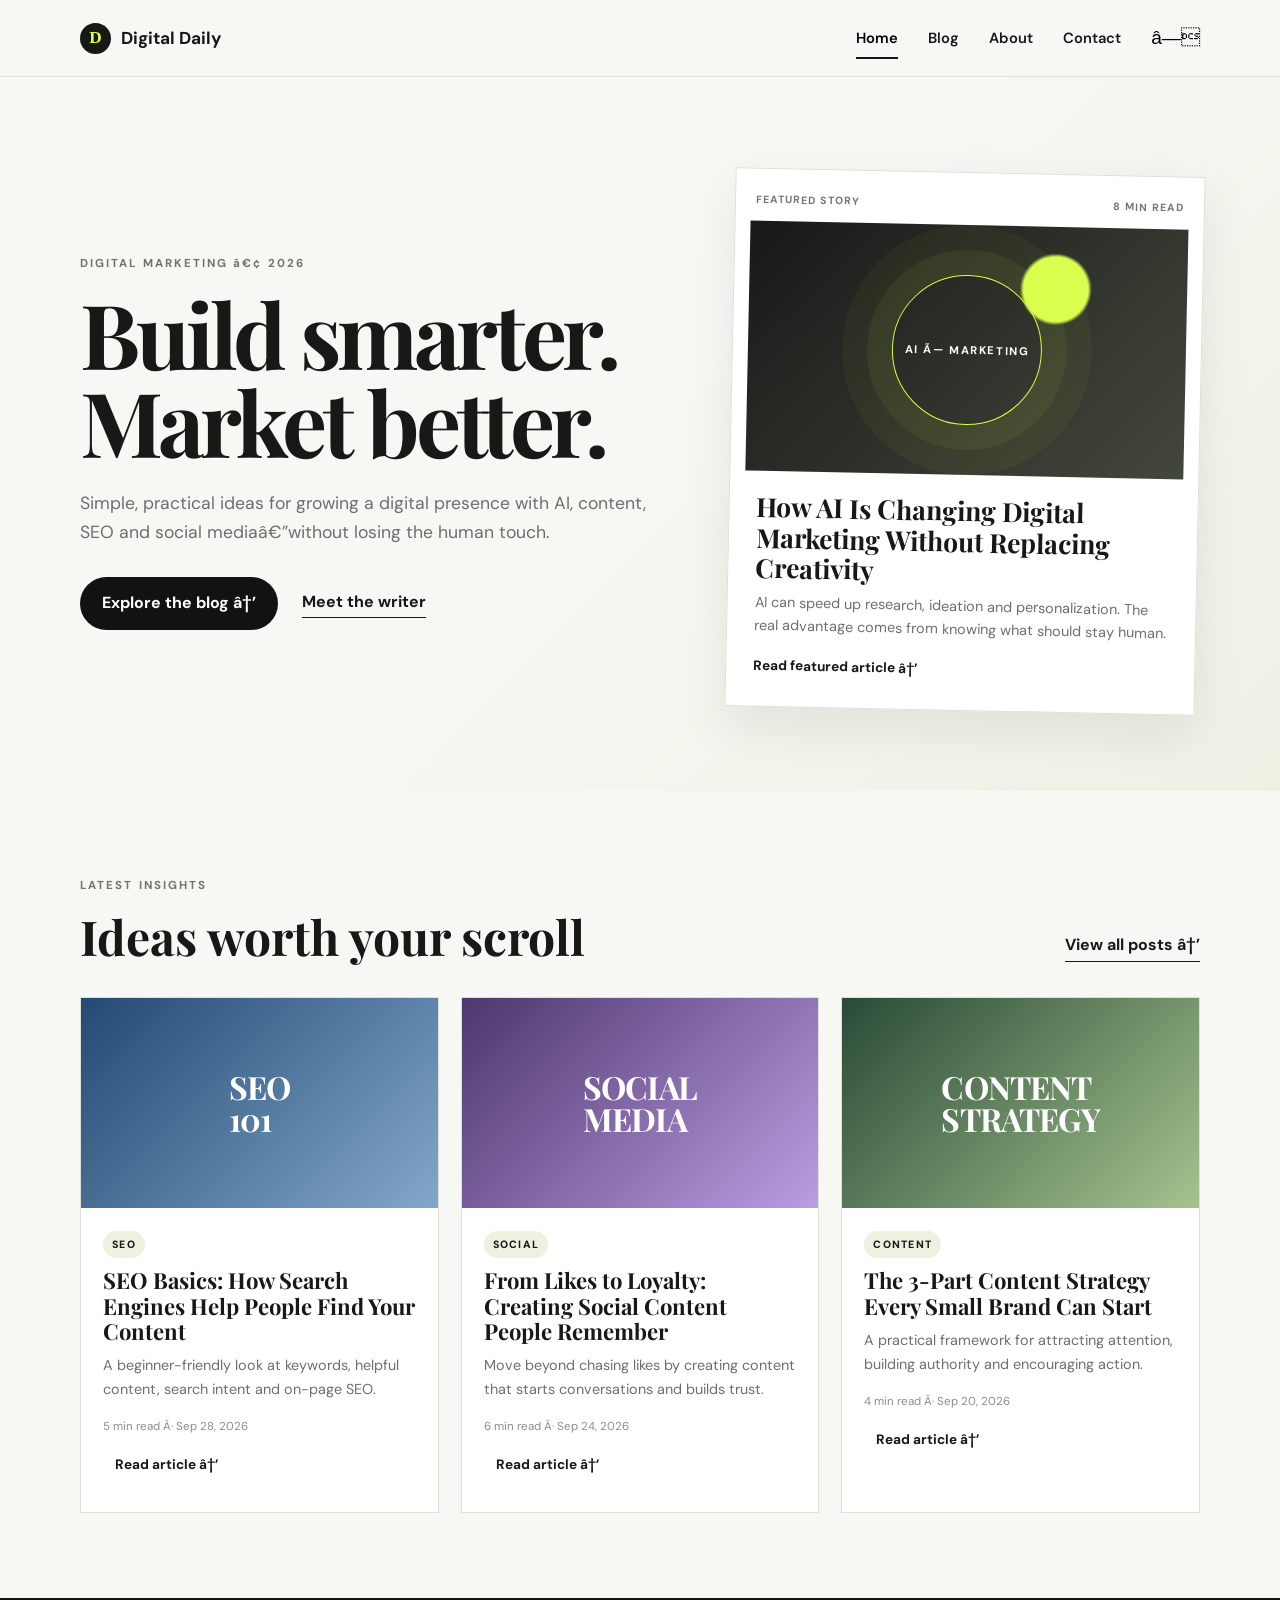
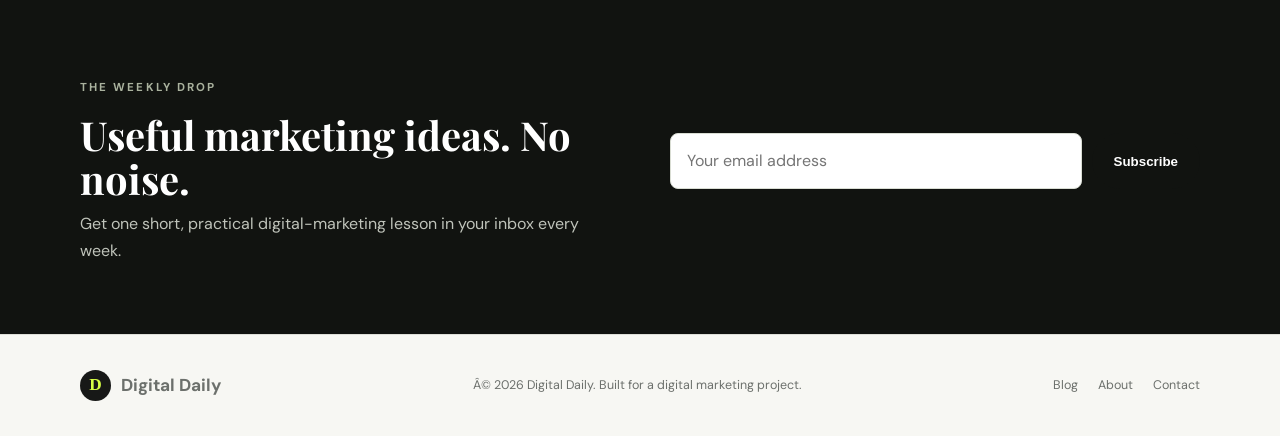
<file: index.html>
<!DOCTYPE html>
<html lang="en">
<head>
  <meta name="google-site-verification" content="XU8HqT9UbwCm1XcU4dB0rN28_DDSWp
  <meta charset="UTF-8">
  <meta name="viewport" content="width=device-width, initial-scale=1.0">
  <meta name="description" content="Digital Daily — practical insights on AI, social media, SEO and the future of digital marketing.">
  <title>Digital Daily | Modern Digital Marketing Blog</title>
  <link rel="preconnect" href="https://fonts.googleapis.com">
  <link rel="preconnect" href="https://fonts.gstatic.com" crossorigin>
  <link href="https://fonts.googleapis.com/css2?family=DM+Sans:wght@400;500;600;700&family=Playfair+Display:wght@600;700&display=swap" rel="stylesheet">
  <link rel="stylesheet" href="css/style.css">
</head>
<body>
<header class="site-header">
  <nav class="nav container">
    <a class="logo" href="index.html"><span>D</span> Digital Daily</a>
    <button class="menu-toggle" aria-label="Open menu">☰</button>
    <div class="nav-links">
      <a class="active" href="index.html">Home</a>
      <a href="blog.html">Blog</a>
      <a href="about.html">About</a>
      <a href="contact.html">Contact</a>
      <button class="theme-btn" id="themeBtn" aria-label="Toggle dark mode">◐</button>
    </div>
  </nav>
</header>

<main>
  <section class="hero">
    <div class="container hero-grid">
      <div>
        <p class="eyebrow">DIGITAL MARKETING • 2026</p>
        <h1>Build smarter. <em>Market better.</em></h1>
        <p class="hero-text">Simple, practical ideas for growing a digital presence with AI, content, SEO and social media—without losing the human touch.</p>
        <div class="hero-actions">
          <a class="btn primary" href="blog.html">Explore the blog →</a>
          <a class="text-link" href="about.html">Meet the writer</a>
        </div>
      </div>
      <div class="hero-card">
        <div class="hero-card-top"><span>FEATURED STORY</span><span>8 MIN READ</span></div>
        <div class="mock-image gradient-art"><div class="art-orbit"></div><div class="art-label">AI × MARKETING</div></div>
        <h2>How AI Is Changing Digital Marketing Without Replacing Creativity</h2>
        <p>AI can speed up research, ideation and personalization. The real advantage comes from knowing what should stay human.</p>
        <a href="article.html">Read featured article →</a>
      </div>
    </div>
  </section>

  <section class="section container">
    <div class="section-head"><div><p class="eyebrow">LATEST INSIGHTS</p><h2>Ideas worth your scroll</h2></div><a class="text-link" href="blog.html">View all posts →</a></div>
    <div class="post-grid">
      <article class="post-card"><div class="post-art art-blue">SEO<br>101</div><div class="post-body"><span class="tag">SEO</span><h3>SEO Basics: How Search Engines Help People Find Your Content</h3><p>A beginner-friendly look at keywords, helpful content, search intent and on-page SEO.</p><div class="post-meta">5 min read · Sep 28, 2026</div><a href="article.html">Read article →</a></div></article>
      <article class="post-card"><div class="post-art art-purple">SOCIAL<br>MEDIA</div><div class="post-body"><span class="tag">SOCIAL</span><h3>From Likes to Loyalty: Creating Social Content People Remember</h3><p>Move beyond chasing likes by creating content that starts conversations and builds trust.</p><div class="post-meta">6 min read · Sep 24, 2026</div><a href="article.html">Read article →</a></div></article>
      <article class="post-card"><div class="post-art art-green">CONTENT<br>STRATEGY</div><div class="post-body"><span class="tag">CONTENT</span><h3>The 3-Part Content Strategy Every Small Brand Can Start</h3><p>A practical framework for attracting attention, building authority and encouraging action.</p><div class="post-meta">4 min read · Sep 20, 2026</div><a href="article.html">Read article →</a></div></article>
    </div>
  </section>

  <section class="newsletter">
    <div class="container newsletter-inner">
      <div><p class="eyebrow">THE WEEKLY DROP</p><h2>Useful marketing ideas. No noise.</h2><p>Get one short, practical digital-marketing lesson in your inbox every week.</p></div>
      <form id="newsletterForm" class="newsletter-form"><input type="email" id="email" placeholder="Your email address" required><button class="btn primary" type="submit">Subscribe</button><small id="formMsg"></small></form>
    </div>
  </section>
</main>

<footer class="footer"><div class="container footer-inner"><a class="logo" href="index.html"><span>D</span> Digital Daily</a><p>© 2026 Digital Daily. Built for a digital marketing project.</p><div><a href="blog.html">Blog</a><a href="about.html">About</a><a href="contact.html">Contact</a></div></div></footer>
<script src="js/main.js"></script>
</body>
</html>
</file>
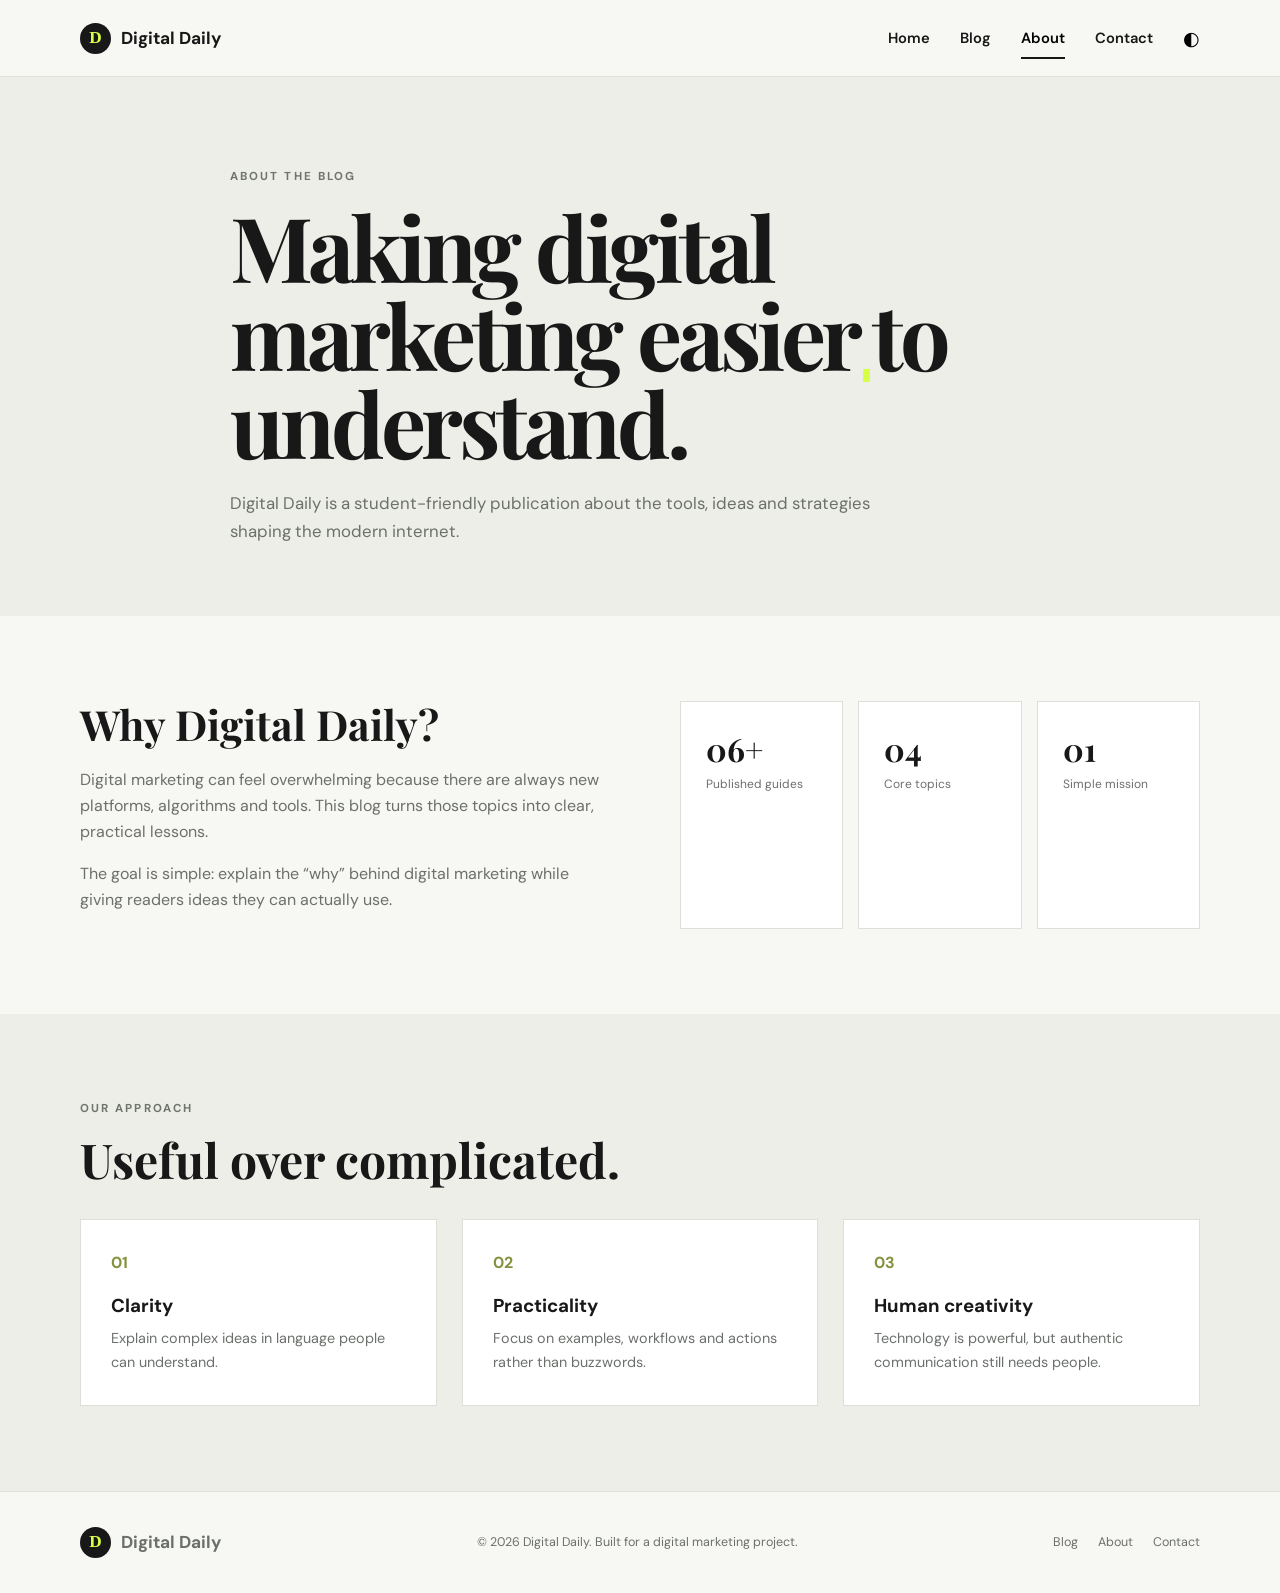
<file: about.html>
<!DOCTYPE html>
<html lang="en">
<head>
<meta charset="UTF-8"><meta name="viewport" content="width=device-width, initial-scale=1.0">
<title>About | Digital Daily</title>
<link rel="preconnect" href="https://fonts.googleapis.com"><link rel="preconnect" href="https://fonts.gstatic.com" crossorigin>
<link href="https://fonts.googleapis.com/css2?family=DM+Sans:wght@400;500;600;700&family=Playfair+Display:wght@600;700&display=swap" rel="stylesheet"><link rel="stylesheet" href="css/style.css">
</head>
<body>
<header class="site-header"><nav class="nav container"><a class="logo" href="index.html"><span>D</span> Digital Daily</a><button class="menu-toggle">☰</button><div class="nav-links"><a href="index.html">Home</a><a href="blog.html">Blog</a><a class="active" href="about.html">About</a><a href="contact.html">Contact</a><button class="theme-btn" id="themeBtn">◐</button></div></nav></header>
<main><section class="page-hero"><div class="container narrow"><p class="eyebrow">ABOUT THE BLOG</p><h1>Making digital marketing <em>easier to understand.</em></h1><p>Digital Daily is a student-friendly publication about the tools, ideas and strategies shaping the modern internet.</p></div></section>
<section class="section container about-grid"><div><h2>Why Digital Daily?</h2><p>Digital marketing can feel overwhelming because there are always new platforms, algorithms and tools. This blog turns those topics into clear, practical lessons.</p><p>The goal is simple: explain the “why” behind digital marketing while giving readers ideas they can actually use.</p></div><div class="stats"><div><strong>06+</strong><span>Published guides</span></div><div><strong>04</strong><span>Core topics</span></div><div><strong>01</strong><span>Simple mission</span></div></div></section>
<section class="section soft"><div class="container"><div class="section-head"><div><p class="eyebrow">OUR APPROACH</p><h2>Useful over complicated.</h2></div></div><div class="values"><div><span>01</span><h3>Clarity</h3><p>Explain complex ideas in language people can understand.</p></div><div><span>02</span><h3>Practicality</h3><p>Focus on examples, workflows and actions rather than buzzwords.</p></div><div><span>03</span><h3>Human creativity</h3><p>Technology is powerful, but authentic communication still needs people.</p></div></div></div></section></main>
<footer class="footer"><div class="container footer-inner"><a class="logo" href="index.html"><span>D</span> Digital Daily</a><p>© 2026 Digital Daily. Built for a digital marketing project.</p><div><a href="blog.html">Blog</a><a href="about.html">About</a><a href="contact.html">Contact</a></div></div></footer><script src="js/main.js"></script>
</body></html>
</file>
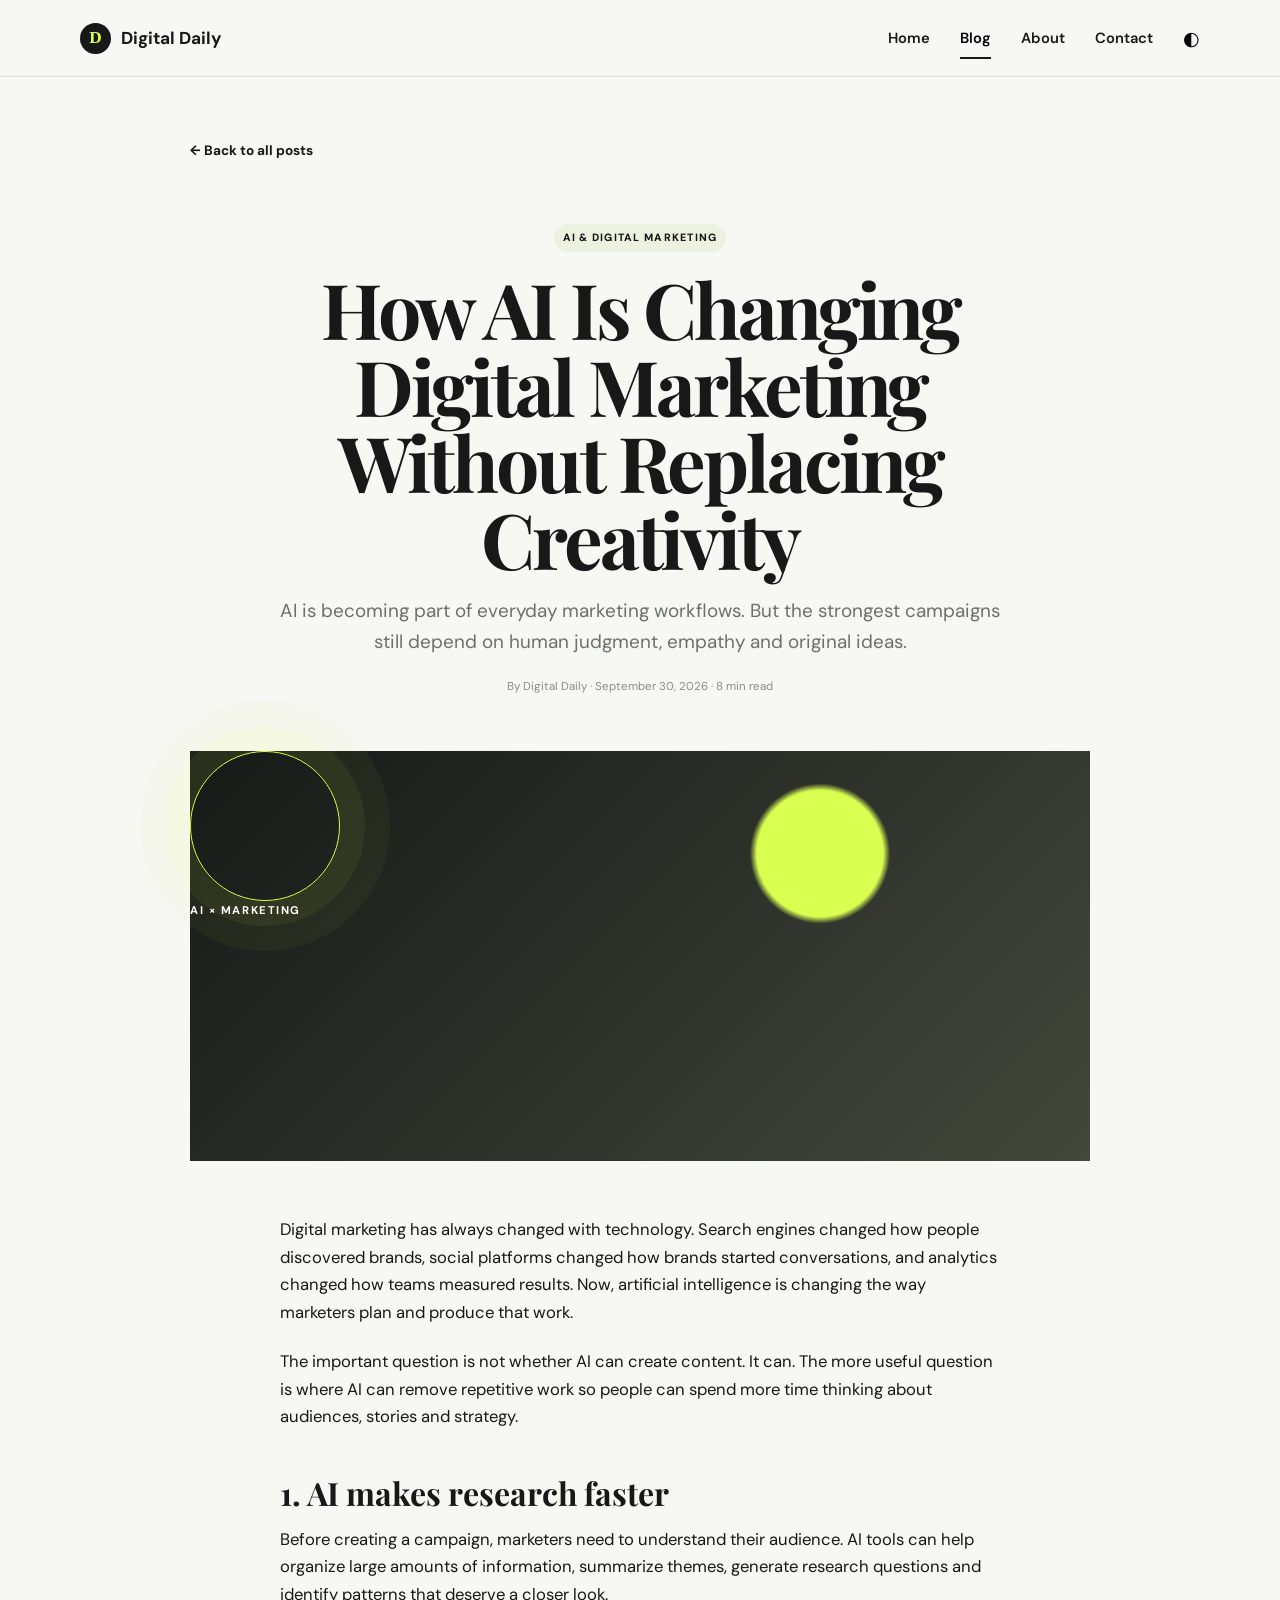
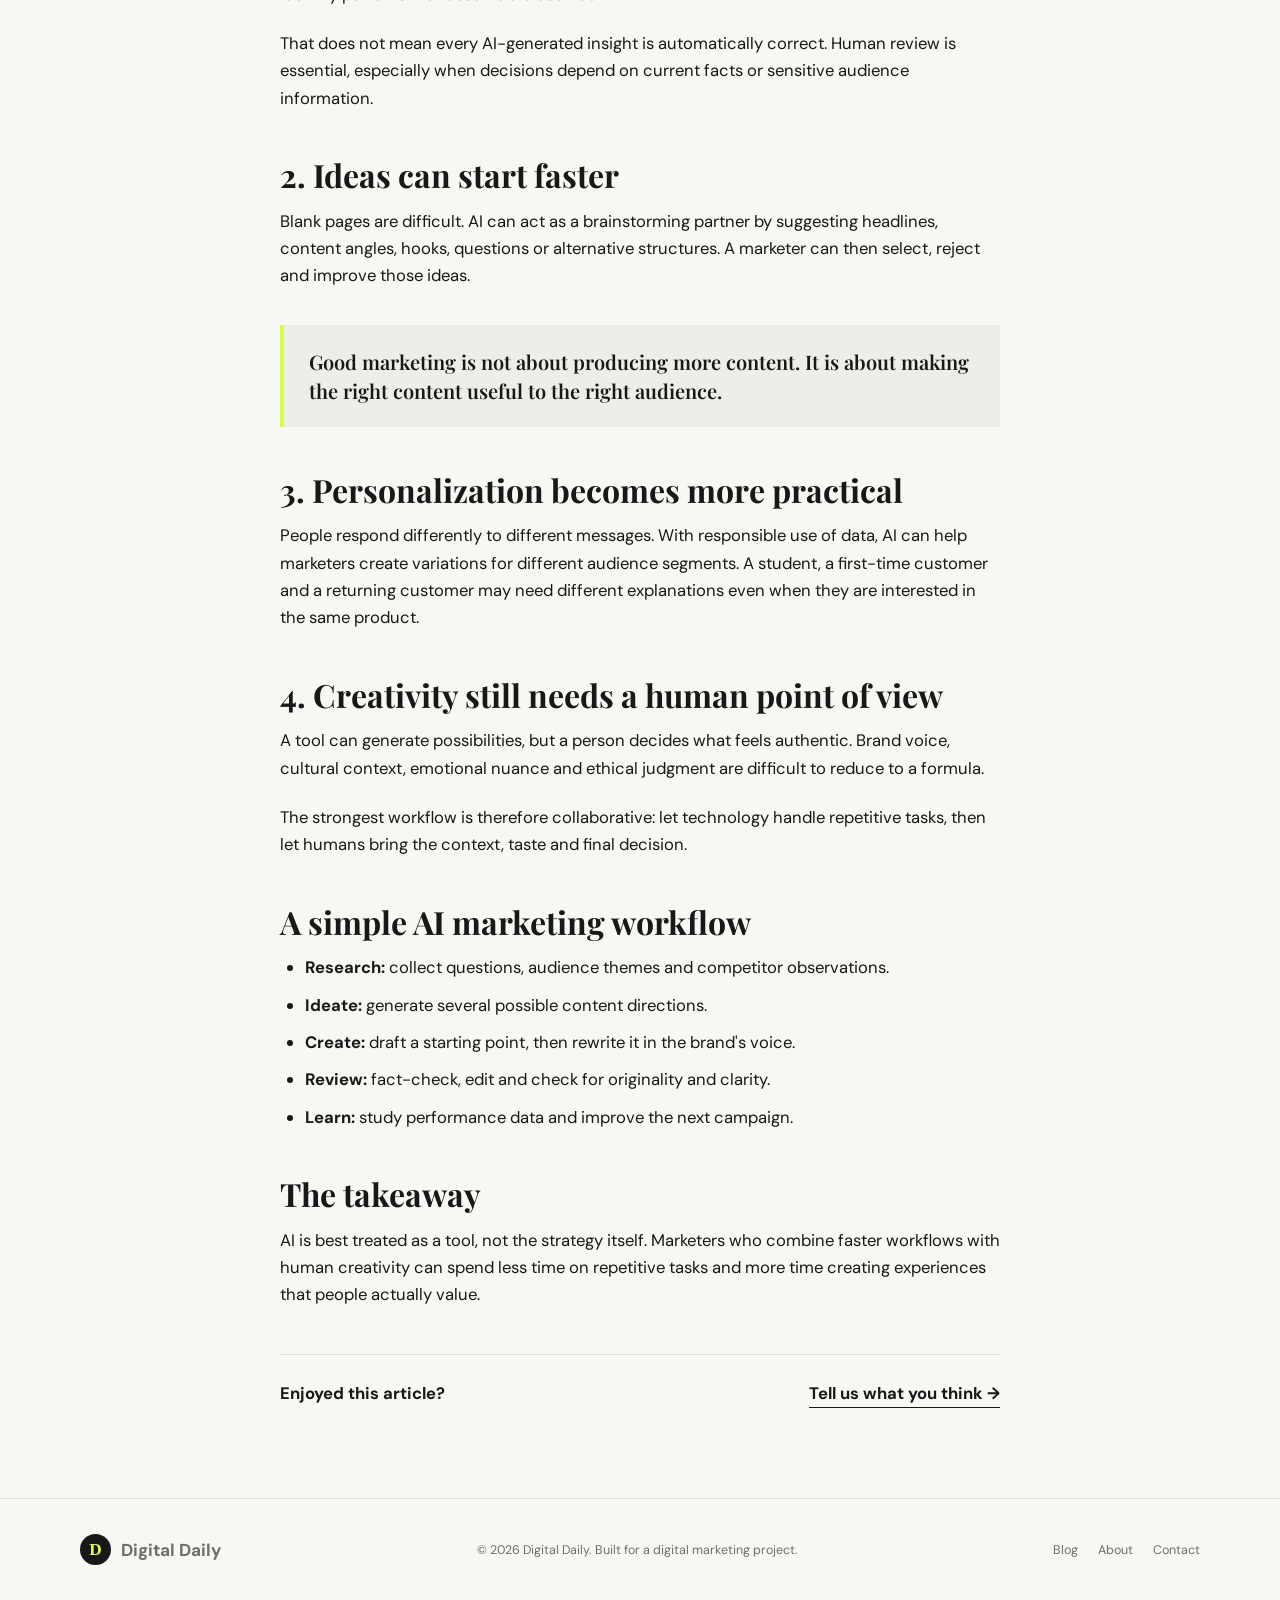
<file: article.html>
<!DOCTYPE html>
<html lang="en">
<head>
<meta charset="UTF-8"><meta name="viewport" content="width=device-width, initial-scale=1.0">
<meta name="description" content="How AI is changing digital marketing without replacing creativity.">
<title>How AI Is Changing Digital Marketing | Digital Daily</title>
<link rel="preconnect" href="https://fonts.googleapis.com"><link rel="preconnect" href="https://fonts.gstatic.com" crossorigin>
<link href="https://fonts.googleapis.com/css2?family=DM+Sans:wght@400;500;600;700&family=Playfair+Display:wght@600;700&display=swap" rel="stylesheet">
<link rel="stylesheet" href="css/style.css">
</head>
<body>
<header class="site-header"><nav class="nav container"><a class="logo" href="index.html"><span>D</span> Digital Daily</a><button class="menu-toggle">☰</button><div class="nav-links"><a href="index.html">Home</a><a class="active" href="blog.html">Blog</a><a href="about.html">About</a><a href="contact.html">Contact</a><button class="theme-btn" id="themeBtn">◐</button></div></nav></header>
<main>
<article class="article">
<div class="container article-wrap">
<a class="back-link" href="blog.html">← Back to all posts</a>
<div class="article-heading"><span class="tag">AI & DIGITAL MARKETING</span><h1>How AI Is Changing Digital Marketing Without Replacing Creativity</h1><p class="lead">AI is becoming part of everyday marketing workflows. But the strongest campaigns still depend on human judgment, empathy and original ideas.</p><div class="post-meta">By Digital Daily · September 30, 2026 · 8 min read</div></div>
<div class="article-art gradient-art large"><div class="art-orbit"></div><div class="art-label">AI × MARKETING</div></div>
<div class="article-content">
<p>Digital marketing has always changed with technology. Search engines changed how people discovered brands, social platforms changed how brands started conversations, and analytics changed how teams measured results. Now, artificial intelligence is changing the way marketers plan and produce that work.</p>
<p>The important question is not whether AI can create content. It can. The more useful question is where AI can remove repetitive work so people can spend more time thinking about audiences, stories and strategy.</p>
<h2>1. AI makes research faster</h2>
<p>Before creating a campaign, marketers need to understand their audience. AI tools can help organize large amounts of information, summarize themes, generate research questions and identify patterns that deserve a closer look.</p>
<p>That does not mean every AI-generated insight is automatically correct. Human review is essential, especially when decisions depend on current facts or sensitive audience information.</p>
<h2>2. Ideas can start faster</h2>
<p>Blank pages are difficult. AI can act as a brainstorming partner by suggesting headlines, content angles, hooks, questions or alternative structures. A marketer can then select, reject and improve those ideas.</p>
<blockquote>Good marketing is not about producing more content. It is about making the right content useful to the right audience.</blockquote>
<h2>3. Personalization becomes more practical</h2>
<p>People respond differently to different messages. With responsible use of data, AI can help marketers create variations for different audience segments. A student, a first-time customer and a returning customer may need different explanations even when they are interested in the same product.</p>
<h2>4. Creativity still needs a human point of view</h2>
<p>A tool can generate possibilities, but a person decides what feels authentic. Brand voice, cultural context, emotional nuance and ethical judgment are difficult to reduce to a formula.</p>
<p>The strongest workflow is therefore collaborative: let technology handle repetitive tasks, then let humans bring the context, taste and final decision.</p>
<h2>A simple AI marketing workflow</h2>
<ul><li><strong>Research:</strong> collect questions, audience themes and competitor observations.</li><li><strong>Ideate:</strong> generate several possible content directions.</li><li><strong>Create:</strong> draft a starting point, then rewrite it in the brand's voice.</li><li><strong>Review:</strong> fact-check, edit and check for originality and clarity.</li><li><strong>Learn:</strong> study performance data and improve the next campaign.</li></ul>
<h2>The takeaway</h2>
<p>AI is best treated as a tool, not the strategy itself. Marketers who combine faster workflows with human creativity can spend less time on repetitive tasks and more time creating experiences that people actually value.</p>
<div class="article-share"><span>Enjoyed this article?</span><a href="contact.html">Tell us what you think →</a></div>
</div></div>
</article>
</main>
<footer class="footer"><div class="container footer-inner"><a class="logo" href="index.html"><span>D</span> Digital Daily</a><p>© 2026 Digital Daily. Built for a digital marketing project.</p><div><a href="blog.html">Blog</a><a href="about.html">About</a><a href="contact.html">Contact</a></div></div></footer>
<script src="js/main.js"></script>
</body></html>
</file>
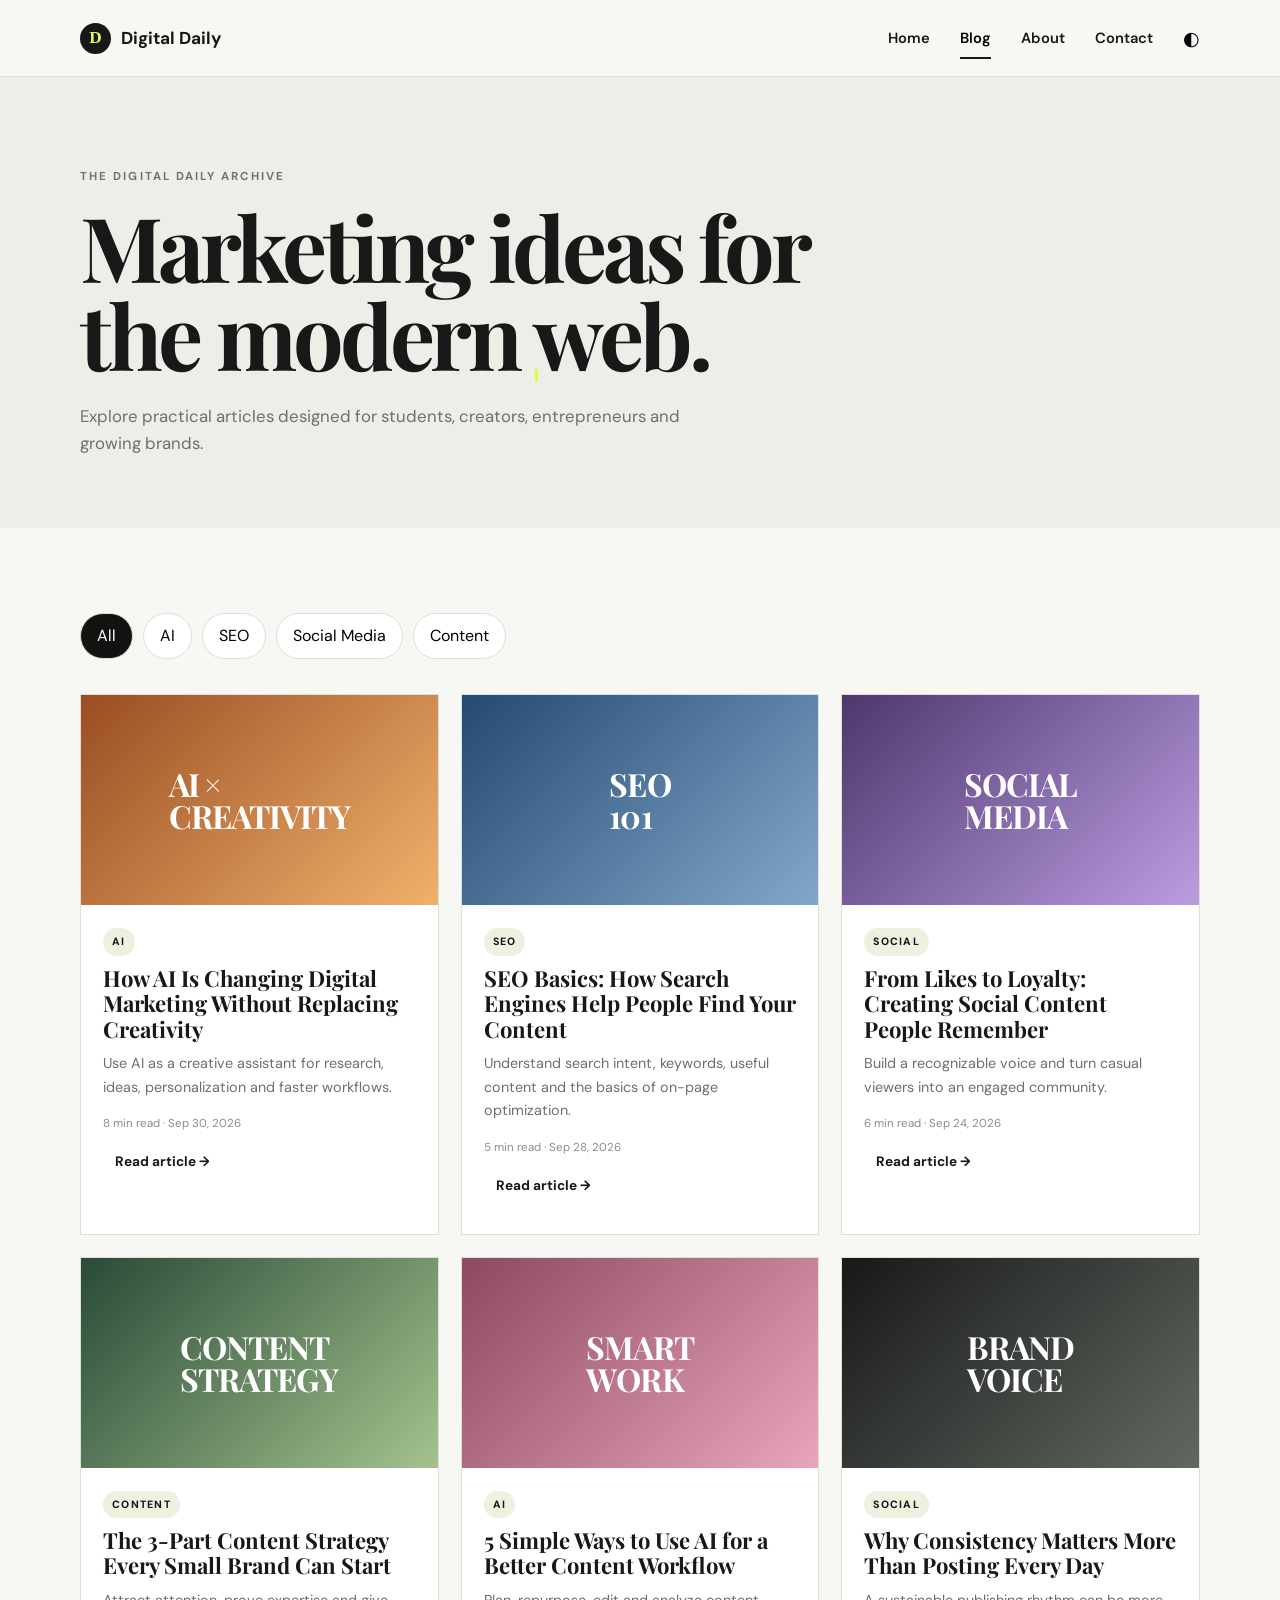
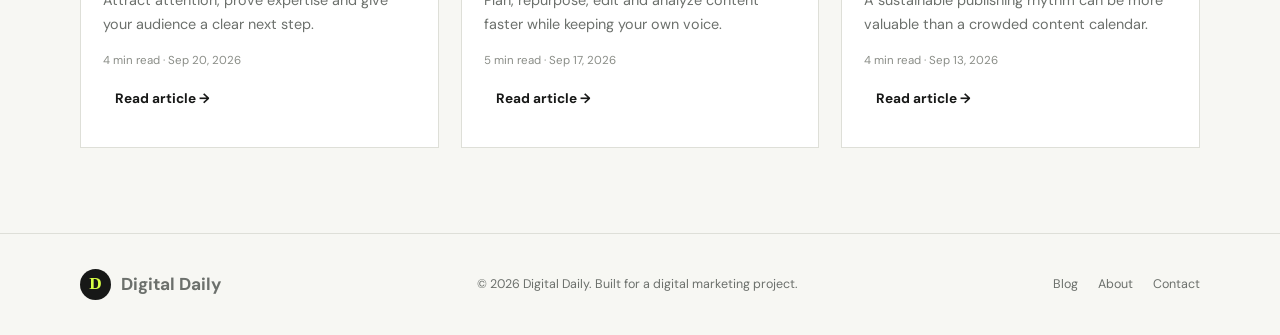
<file: blog.html>
<!DOCTYPE html>
<html lang="en">
<head>
<meta charset="UTF-8"><meta name="viewport" content="width=device-width, initial-scale=1.0">
<meta name="description" content="Browse Digital Daily articles on SEO, social media, AI and content strategy.">
<title>Blog | Digital Daily</title>
<link rel="preconnect" href="https://fonts.googleapis.com"><link rel="preconnect" href="https://fonts.gstatic.com" crossorigin>
<link href="https://fonts.googleapis.com/css2?family=DM+Sans:wght@400;500;600;700&family=Playfair+Display:wght@600;700&display=swap" rel="stylesheet">
<link rel="stylesheet" href="css/style.css">
</head>
<body>
<header class="site-header"><nav class="nav container"><a class="logo" href="index.html"><span>D</span> Digital Daily</a><button class="menu-toggle" aria-label="Open menu">☰</button><div class="nav-links"><a href="index.html">Home</a><a class="active" href="blog.html">Blog</a><a href="about.html">About</a><a href="contact.html">Contact</a><button class="theme-btn" id="themeBtn">◐</button></div></nav></header>
<main>
<section class="page-hero"><div class="container"><p class="eyebrow">THE DIGITAL DAILY ARCHIVE</p><h1>Marketing ideas for the <em>modern web.</em></h1><p>Explore practical articles designed for students, creators, entrepreneurs and growing brands.</p></div></section>
<section class="section container">
<div class="filter-row"><button class="filter active" data-filter="all">All</button><button class="filter" data-filter="ai">AI</button><button class="filter" data-filter="seo">SEO</button><button class="filter" data-filter="social">Social Media</button><button class="filter" data-filter="content">Content</button></div>
<div class="post-grid" id="allPosts">
<article class="post-card" data-category="ai"><div class="post-art art-orange">AI ×<br>CREATIVITY</div><div class="post-body"><span class="tag">AI</span><h3>How AI Is Changing Digital Marketing Without Replacing Creativity</h3><p>Use AI as a creative assistant for research, ideas, personalization and faster workflows.</p><div class="post-meta">8 min read · Sep 30, 2026</div><a href="article.html">Read article →</a></div></article>
<article class="post-card" data-category="seo"><div class="post-art art-blue">SEO<br>101</div><div class="post-body"><span class="tag">SEO</span><h3>SEO Basics: How Search Engines Help People Find Your Content</h3><p>Understand search intent, keywords, useful content and the basics of on-page optimization.</p><div class="post-meta">5 min read · Sep 28, 2026</div><a href="article.html">Read article →</a></div></article>
<article class="post-card" data-category="social"><div class="post-art art-purple">SOCIAL<br>MEDIA</div><div class="post-body"><span class="tag">SOCIAL</span><h3>From Likes to Loyalty: Creating Social Content People Remember</h3><p>Build a recognizable voice and turn casual viewers into an engaged community.</p><div class="post-meta">6 min read · Sep 24, 2026</div><a href="article.html">Read article →</a></div></article>
<article class="post-card" data-category="content"><div class="post-art art-green">CONTENT<br>STRATEGY</div><div class="post-body"><span class="tag">CONTENT</span><h3>The 3-Part Content Strategy Every Small Brand Can Start</h3><p>Attract attention, prove expertise and give your audience a clear next step.</p><div class="post-meta">4 min read · Sep 20, 2026</div><a href="article.html">Read article →</a></div></article>
<article class="post-card" data-category="ai"><div class="post-art art-pink">SMART<br>WORK</div><div class="post-body"><span class="tag">AI</span><h3>5 Simple Ways to Use AI for a Better Content Workflow</h3><p>Plan, repurpose, edit and analyze content faster while keeping your own voice.</p><div class="post-meta">5 min read · Sep 17, 2026</div><a href="article.html">Read article →</a></div></article>
<article class="post-card" data-category="social"><div class="post-art art-dark">BRAND<br>VOICE</div><div class="post-body"><span class="tag">SOCIAL</span><h3>Why Consistency Matters More Than Posting Every Day</h3><p>A sustainable publishing rhythm can be more valuable than a crowded content calendar.</p><div class="post-meta">4 min read · Sep 13, 2026</div><a href="article.html">Read article →</a></div></article>
</div></section></main>
<footer class="footer"><div class="container footer-inner"><a class="logo" href="index.html"><span>D</span> Digital Daily</a><p>© 2026 Digital Daily. Built for a digital marketing project.</p><div><a href="blog.html">Blog</a><a href="about.html">About</a><a href="contact.html">Contact</a></div></div></footer>
<script src="js/main.js"></script>
</body></html>
</file>
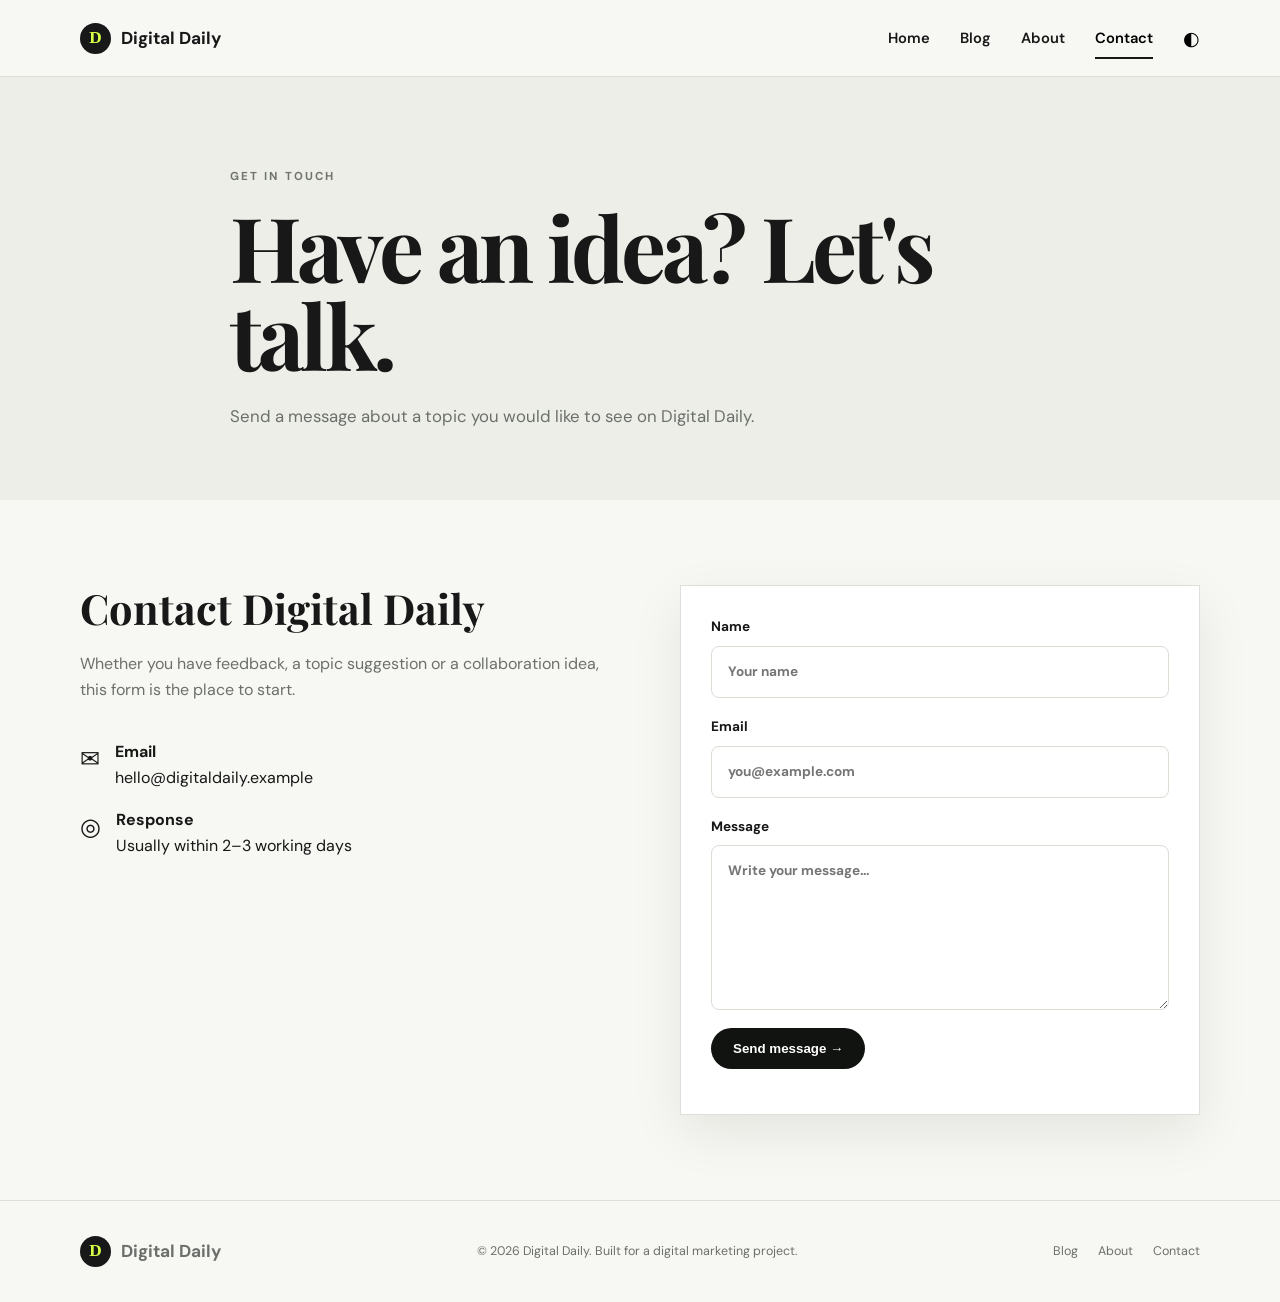
<file: contact.html>
<!DOCTYPE html>
<html lang="en">
<head>
<meta charset="UTF-8"><meta name="viewport" content="width=device-width, initial-scale=1.0">
<title>Contact | Digital Daily</title>
<link rel="preconnect" href="https://fonts.googleapis.com"><link rel="preconnect" href="https://fonts.gstatic.com" crossorigin>
<link href="https://fonts.googleapis.com/css2?family=DM+Sans:wght@400;500;600;700&family=Playfair+Display:wght@600;700&display=swap" rel="stylesheet"><link rel="stylesheet" href="css/style.css">
</head>
<body>
<header class="site-header"><nav class="nav container"><a class="logo" href="index.html"><span>D</span> Digital Daily</a><button class="menu-toggle">☰</button><div class="nav-links"><a href="index.html">Home</a><a href="blog.html">Blog</a><a href="about.html">About</a><a class="active" href="contact.html">Contact</a><button class="theme-btn" id="themeBtn">◐</button></div></nav></header>
<main><section class="page-hero"><div class="container narrow"><p class="eyebrow">GET IN TOUCH</p><h1>Have an idea? <em>Let's talk.</em></h1><p>Send a message about a topic you would like to see on Digital Daily.</p></div></section>
<section class="section container contact-grid"><div><h2>Contact Digital Daily</h2><p>Whether you have feedback, a topic suggestion or a collaboration idea, this form is the place to start.</p><div class="contact-info"><div><span>✉</span><p><strong>Email</strong><br>hello@digitaldaily.example</p></div><div><span>◎</span><p><strong>Response</strong><br>Usually within 2–3 working days</p></div></div></div>
<form class="contact-form" id="contactForm"><label>Name<input type="text" required placeholder="Your name"></label><label>Email<input type="email" required placeholder="you@example.com"></label><label>Message<textarea rows="6" required placeholder="Write your message..."></textarea></label><button class="btn primary" type="submit">Send message →</button><p id="contactMsg"></p></form></section></main>
<footer class="footer"><div class="container footer-inner"><a class="logo" href="index.html"><span>D</span> Digital Daily</a><p>© 2026 Digital Daily. Built for a digital marketing project.</p><div><a href="blog.html">Blog</a><a href="about.html">About</a><a href="contact.html">Contact</a></div></div></footer><script src="js/main.js"></script>
</body></html>
</file>
<file: css/style.css>
:root{--bg:#f7f7f3;--surface:#fff;--text:#171817;--muted:#6c706c;--line:#dedfd8;--accent:#d7ff45;--dark:#111310;--soft:#eceee7;--shadow:0 18px 50px rgba(20,25,15,.08)}
*{box-sizing:border-box;margin:0;padding:0}html{scroll-behavior:smooth}body{font-family:"DM Sans",sans-serif;background:var(--bg);color:var(--text);line-height:1.65}a{color:inherit;text-decoration:none}.container{width:min(1120px,92%);margin:auto}.narrow{max-width:820px}.site-header{position:sticky;top:0;z-index:20;background:rgba(247,247,243,.92);backdrop-filter:blur(15px);border-bottom:1px solid var(--line)}.nav{height:76px;display:flex;align-items:center;justify-content:space-between}.logo{font-weight:700;font-size:1.08rem;display:flex;gap:10px;align-items:center}.logo span{display:grid;place-items:center;background:var(--text);color:var(--accent);width:31px;height:31px;border-radius:50%;font-family:Georgia,serif}.nav-links{display:flex;align-items:center;gap:30px;font-size:.92rem;font-weight:600}.nav-links>a{position:relative}.nav-links>a:hover,.nav-links>a.active{color:#000}.nav-links>a.active:after{content:"";height:2px;width:100%;position:absolute;bottom:-9px;left:0;background:var(--text)}.theme-btn,.menu-toggle{border:0;background:transparent;cursor:pointer;font-size:1.2rem}.menu-toggle{display:none}.hero{padding:95px 0 80px;background:linear-gradient(135deg,#f7f7f3 50%,#edf1e4)}.hero-grid{display:grid;grid-template-columns:1.1fr .9fr;gap:75px;align-items:center}.eyebrow{font-size:.72rem;letter-spacing:.18em;font-weight:700;color:#70756c;margin-bottom:16px}.hero h1,.page-hero h1{font:700 clamp(3.1rem,7vw,6.1rem)/.98 "Playfair Display",serif;letter-spacing:-.045em;max-width:760px}.hero h1 em,.page-hero h1 em{font-style:normal;text-decoration:underline;text-decoration-color:var(--accent);text-decoration-thickness:13px;text-underline-offset:-2px}.hero-text{font-size:1.1rem;color:var(--muted);max-width:600px;margin:25px 0 30px}.hero-actions{display:flex;gap:24px;align-items:center}.btn{display:inline-flex;align-items:center;justify-content:center;border:0;border-radius:999px;padding:13px 22px;font-weight:700;cursor:pointer}.primary{background:var(--dark);color:#fff}.primary:hover{transform:translateY(-2px);box-shadow:0 10px 25px rgba(0,0,0,.13)}.text-link{font-weight:700;border-bottom:1px solid currentColor;padding-bottom:2px}.hero-card{background:var(--surface);padding:15px;border:1px solid var(--line);box-shadow:var(--shadow);transform:rotate(1.2deg)}.hero-card-top{display:flex;justify-content:space-between;font-size:.66rem;font-weight:700;letter-spacing:.1em;color:#747871;padding:7px 5px 13px}.mock-image,.post-art{display:grid;place-items:center}.mock-image{height:250px}.gradient-art{background:radial-gradient(circle at 70% 25%,#d9ff50 0 9%,transparent 10%),linear-gradient(135deg,#171917,#43483c)}.art-orbit{width:150px;height:150px;border:1px solid #d7ff45;border-radius:50%;box-shadow:0 0 0 25px rgba(215,255,69,.06),0 0 0 50px rgba(215,255,69,.04)}.art-label{position:absolute;color:#fff;font-weight:700;letter-spacing:.14em;font-size:.7rem}.hero-card h2{font:700 1.65rem/1.15 "Playfair Display",serif;padding:20px 12px 8px}.hero-card p{color:var(--muted);font-size:.9rem;padding:0 12px 14px}.hero-card>a,.post-body>a{font-weight:700;font-size:.85rem;display:inline-block;padding:0 12px 14px}.section{padding:85px 0}.section-head{display:flex;justify-content:space-between;align-items:end;margin-bottom:35px}.section h2{font:700 clamp(2rem,4vw,3rem)/1.05 "Playfair Display",serif}.post-grid{display:grid;grid-template-columns:repeat(3,1fr);gap:22px}.post-card{background:var(--surface);border:1px solid var(--line);transition:.25s;overflow:hidden}.post-card:hover{transform:translateY(-6px);box-shadow:var(--shadow)}.post-art{height:210px;color:#fff;font:700 2rem/1 "Playfair Display",serif;letter-spacing:-.03em;padding:25px}.art-blue{background:linear-gradient(135deg,#254a72,#82a7ca)}.art-purple{background:linear-gradient(135deg,#4d376d,#bb9de2)}.art-green{background:linear-gradient(135deg,#294a37,#a4c38e)}.art-orange{background:linear-gradient(135deg,#9a4d22,#f0b16c)}.art-pink{background:linear-gradient(135deg,#8d4961,#e8a5bb)}.art-dark{background:linear-gradient(135deg,#171918,#626861)}.post-body{padding:22px}.post-body h3{font:700 1.38rem/1.15 "Playfair Display",serif;margin:10px 0}.post-body p{color:var(--muted);font-size:.9rem}.post-meta{font-size:.72rem;color:#8a8d87;margin:15px 0}.tag{display:inline-block;font-size:.66rem;font-weight:800;letter-spacing:.12em;background:#edf1df;padding:5px 9px;border-radius:99px}.newsletter{background:var(--dark);color:#fff;padding:70px 0}.newsletter-inner{display:grid;grid-template-columns:1fr 1fr;gap:60px;align-items:center}.newsletter h2{font:700 2.5rem/1.1 "Playfair Display",serif}.newsletter p{color:#bfc3ba;margin-top:10px}.newsletter .eyebrow{color:#aab29e}.newsletter-form{display:grid;grid-template-columns:1fr auto;gap:10px;position:relative}.newsletter-form input,.contact-form input,.contact-form textarea{width:100%;border:1px solid #d9ddd3;background:#fff;padding:14px 16px;border-radius:8px;font:inherit;outline:none}.newsletter-form input:focus,.contact-form input:focus,.contact-form textarea:focus{border-color:#8ea43b}.newsletter-form small{grid-column:1/-1;color:var(--accent)}.footer{border-top:1px solid var(--line);padding:35px 0}.footer-inner{display:flex;align-items:center;justify-content:space-between;gap:25px;font-size:.78rem;color:var(--muted)}.footer-inner>div{display:flex;gap:20px}.page-hero{padding:90px 0 70px;background:var(--soft)}.page-hero p:not(.eyebrow){max-width:650px;color:var(--muted);font-size:1.05rem;margin-top:25px}.filter-row{display:flex;gap:10px;margin-bottom:35px;flex-wrap:wrap}.filter{border:1px solid var(--line);background:var(--surface);padding:9px 16px;border-radius:99px;cursor:pointer;font:inherit}.filter.active{background:var(--dark);color:#fff}.article{padding:60px 0 90px}.article-wrap{max-width:900px}.back-link{font-size:.85rem;font-weight:700}.article-heading{text-align:center;padding:60px 0 40px}.article-heading h1{font:700 clamp(2.7rem,6vw,5rem)/1 "Playfair Display",serif;letter-spacing:-.04em;margin:18px auto;max-width:850px}.lead{font-size:1.18rem;color:var(--muted);max-width:720px;margin:0 auto 20px}.article-art{height:410px;position:relative;margin-bottom:55px}.article-content{max-width:720px;margin:auto;font-size:1.04rem}.article-content p{margin-bottom:22px}.article-content h2{font:700 2rem/1.1 "Playfair Display",serif;margin:45px 0 15px}.article-content ul{padding-left:25px;margin:15px 0 25px}.article-content li{margin:10px 0}.article-content blockquote{border-left:4px solid var(--accent);background:var(--soft);padding:22px 25px;font:600 1.25rem/1.45 "Playfair Display",serif;margin:35px 0}.article-share{border-top:1px solid var(--line);margin-top:45px;padding-top:25px;display:flex;justify-content:space-between;font-weight:700}.article-share a{border-bottom:1px solid}.about-grid,.contact-grid{display:grid;grid-template-columns:1fr 1fr;gap:80px}.about-grid h2,.contact-grid h2{font:700 2.6rem/1.1 "Playfair Display",serif;margin-bottom:20px}.about-grid p,.contact-grid>div>p{color:var(--muted);margin:15px 0}.stats{display:grid;grid-template-columns:repeat(3,1fr);gap:15px}.stats div{background:var(--surface);border:1px solid var(--line);padding:25px}.stats strong{display:block;font:700 2rem "Playfair Display",serif}.stats span{font-size:.75rem;color:var(--muted)}.soft{background:var(--soft)}.values{display:grid;grid-template-columns:repeat(3,1fr);gap:25px;margin-top:35px}.values div{background:var(--surface);padding:30px;border:1px solid var(--line)}.values span{font-weight:700;color:#85913f}.values h3{margin:15px 0 5px}.values p{color:var(--muted);font-size:.9rem}.contact-info{margin-top:35px;display:grid;gap:15px}.contact-info div{display:flex;gap:15px;align-items:flex-start}.contact-info span{font-size:1.5rem}.contact-info p{margin:0}.contact-form{background:var(--surface);border:1px solid var(--line);padding:30px;box-shadow:var(--shadow)}.contact-form label{font-weight:700;font-size:.85rem;display:block;margin-bottom:18px}.contact-form input,.contact-form textarea{display:block;margin-top:7px}.contact-form textarea{resize:vertical}.contact-form p{color:#5e7c21;margin-top:15px;font-weight:600}
body.dark{--bg:#111310;--surface:#191c18;--text:#f2f3ee;--muted:#adb3aa;--line:#343832;--soft:#20241f;--dark:#e9eee4}.dark .site-header{background:rgba(17,19,16,.92)}.dark .primary{color:#111}.dark .logo span{background:#f0f2ec;color:#111}.dark .tag{background:#303a22}.dark .hero{background:linear-gradient(135deg,#111310,#1d2319)}
@media(max-width:800px){.nav-links{display:none;position:absolute;top:76px;left:0;right:0;background:var(--bg);padding:20px 5%;flex-direction:column;align-items:flex-start;border-bottom:1px solid var(--line)}.nav-links.open{display:flex}.menu-toggle{display:block}.hero-grid,.newsletter-inner,.about-grid,.contact-grid{grid-template-columns:1fr}.hero{padding-top:65px}.hero-card{margin-top:15px}.post-grid{grid-template-columns:1fr 1fr}.values{grid-template-columns:1fr}.footer-inner{flex-direction:column;align-items:flex-start}.article-art{height:300px}}@media(max-width:540px){.post-grid{grid-template-columns:1fr}.section{padding:60px 0}.hero h1,.page-hero h1{font-size:3.2rem}.newsletter-form{grid-template-columns:1fr}.newsletter-form .btn{width:100%}.stats{grid-template-columns:1fr}.article-share{flex-direction:column;gap:12px}}
</file>
